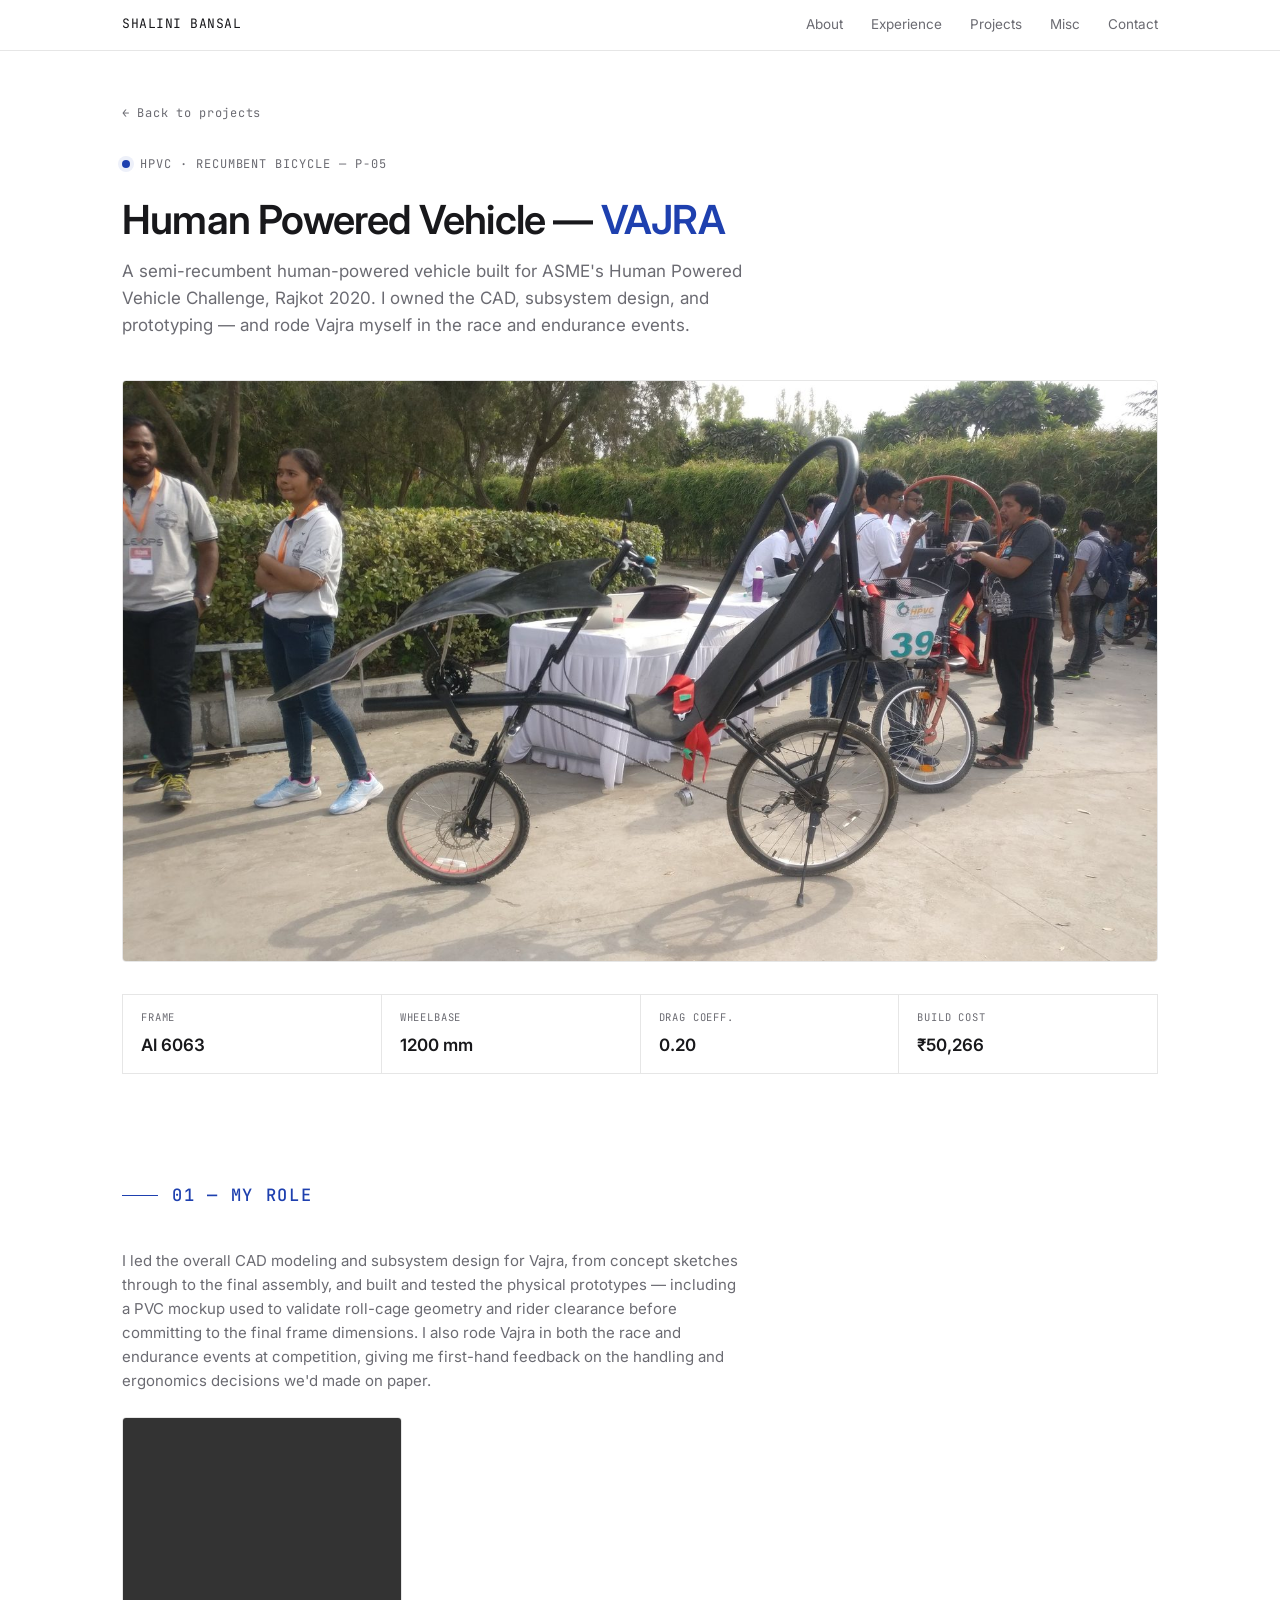
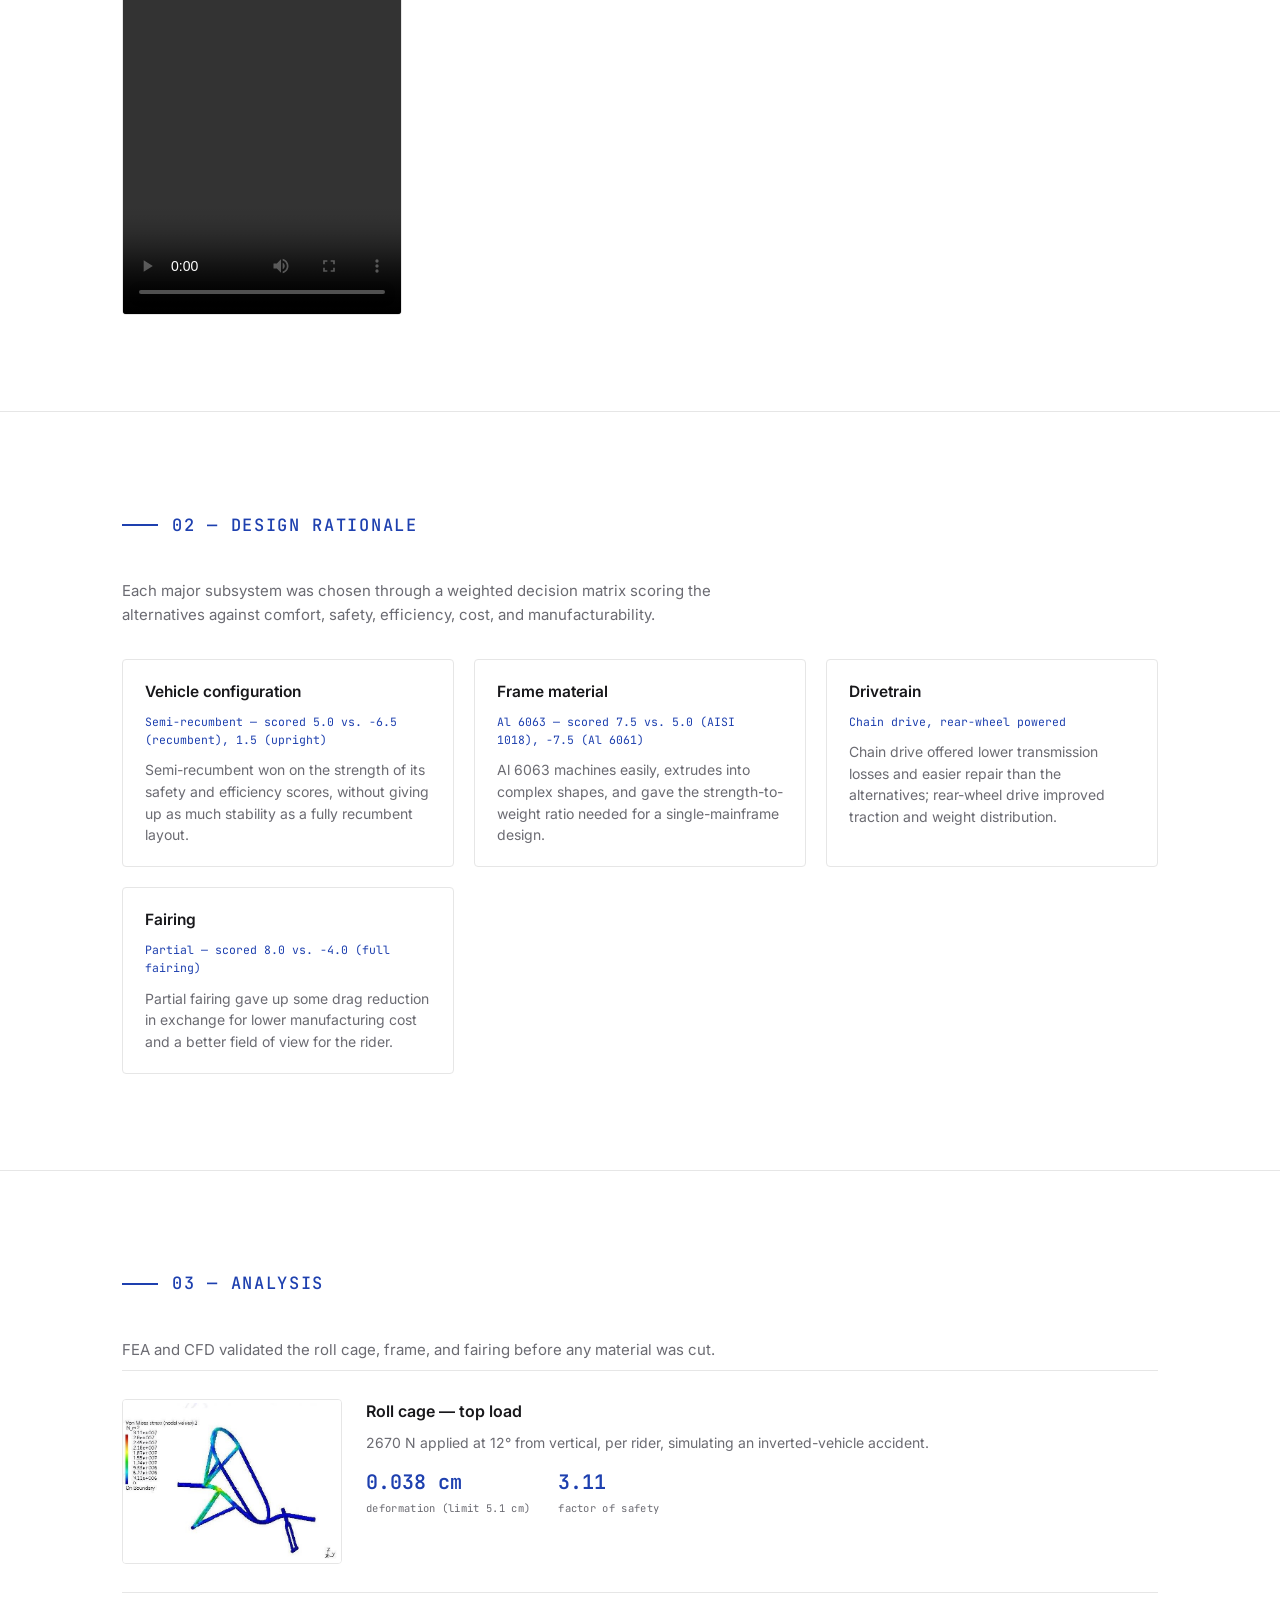
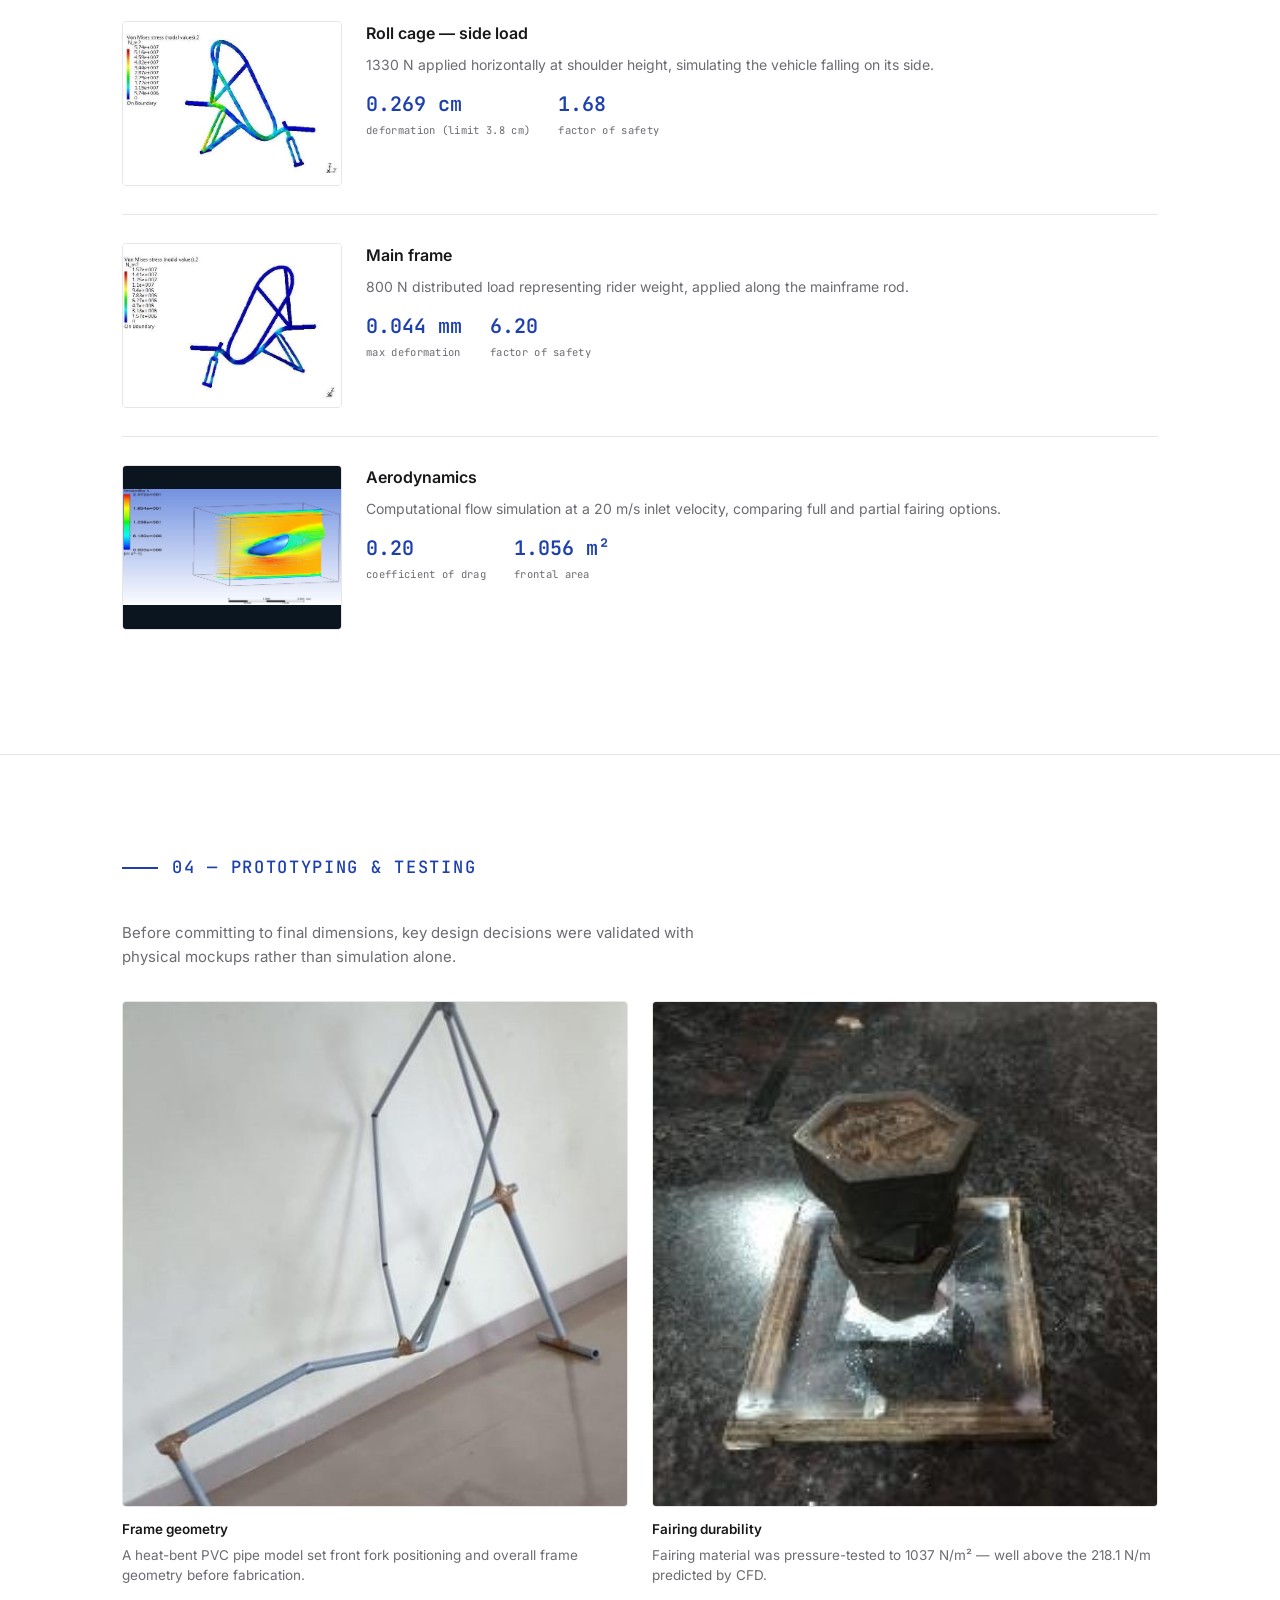
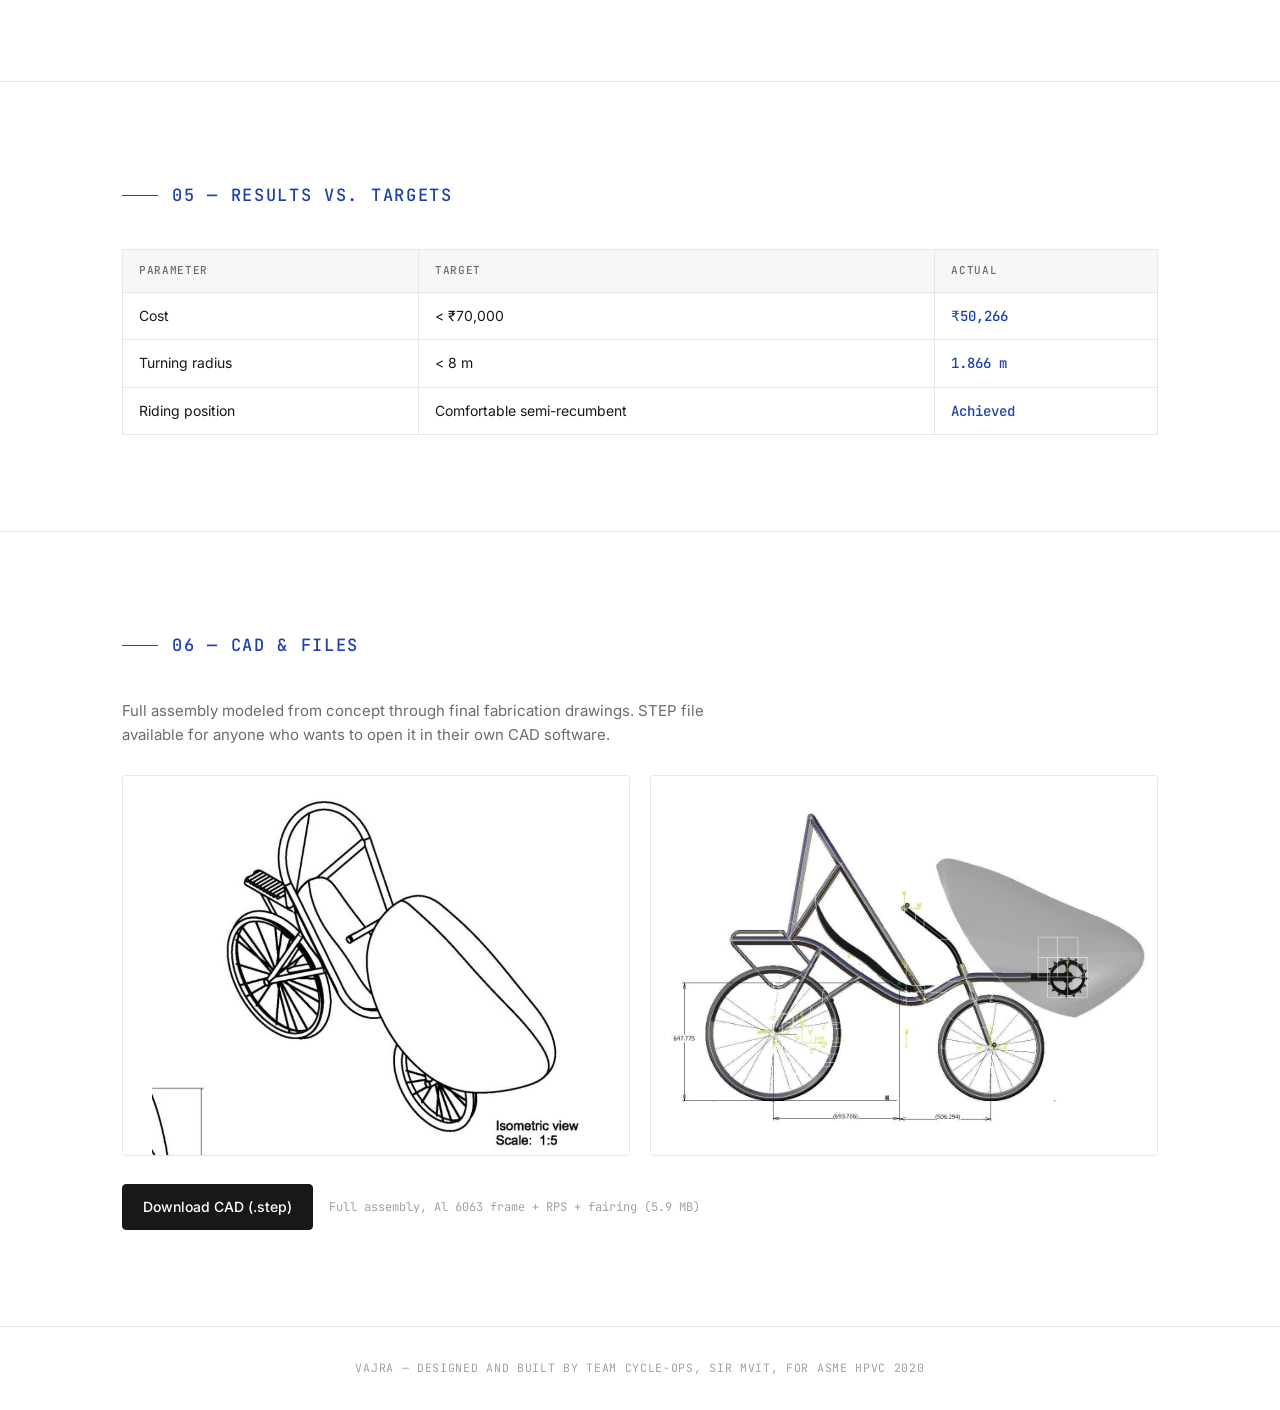
<file: projects/hpvc.html>
<!DOCTYPE html>
<html lang="en">
<head>
<meta charset="UTF-8">
<meta name="viewport" content="width=device-width, initial-scale=1.0">
<title>VAJRA — Human Powered Vehicle | Shalini Bansal</title>
<link rel="preconnect" href="https://fonts.googleapis.com">
<link rel="preconnect" href="https://fonts.gstatic.com" crossorigin>
<link rel="stylesheet" href="https://fonts.googleapis.com/css2?family=Inter:wght@400;500;600&family=JetBrains+Mono:wght@400;500&display=swap">
<link rel="stylesheet" href="../assets/styles.css">
<link rel="stylesheet" href="../assets/hpvc.css">
</head>
<body>

  <nav class="nav">
    <div class="nav-inner">
      <a href="../index.html#top" class="nav-brand">SHALINI BANSAL</a>
      <div class="nav-links">
        <a href="../index.html#about" data-mobile-hide>About</a>
        <a href="../index.html#experience" data-mobile-hide>Experience</a>
        <a href="../index.html#projects">Projects</a>
        <a href="../index.html#misc">Misc</a>
        <a href="../index.html#contact">Contact</a>
      </div>
    </div>
  </nav>

  <header class="detail-header">
    <div class="container">
      <a href="../index.html#projects" class="back-link">← Back to projects</a>

      <div class="hero-meta">HPVC · RECUMBENT BICYCLE — P-05</div>
      <h1 class="detail-title">Human Powered Vehicle — <span class="accent">VAJRA</span></h1>
      <p class="detail-tagline">
        A semi-recumbent human-powered vehicle built for ASME's Human Powered Vehicle Challenge, Rajkot 2020.
        I owned the CAD, subsystem design, and prototyping — and rode Vajra myself in the race and endurance events.
      </p>

      <div class="analysis-frame" style="aspect-ratio:16/9; margin-bottom:32px;">
        <img src="../images/vajra-hero.jpg" alt="Vajra at the ASME HPVC competition, vehicle number 39" style="width:100%;height:100%;object-fit:cover;">
      </div>

      <div class="spec-grid">
        <div class="spec-item">
          <div class="spec-label">Frame</div>
          <div class="spec-value">Al 6063</div>
        </div>
        <div class="spec-item">
          <div class="spec-label">Wheelbase</div>
          <div class="spec-value">1200 mm</div>
        </div>
        <div class="spec-item">
          <div class="spec-label">Drag coeff.</div>
          <div class="spec-value">0.20</div>
        </div>
        <div class="spec-item">
          <div class="spec-label">Build cost</div>
          <div class="spec-value">₹50,266</div>
        </div>
      </div>
    </div>
  </header>

  <main>

    <section id="role">
      <div class="container">
        <div class="section-label">01 — My role</div>
        <p style="max-width:620px; font-size:15px; color:var(--text-muted); margin-bottom:24px;">
          I led the overall CAD modeling and subsystem design for Vajra, from concept sketches through to the
          final assembly, and built and tested the physical prototypes — including a PVC mockup used to validate
          roll-cage geometry and rider clearance before committing to the final frame dimensions. I also rode Vajra
          in both the race and endurance events at competition, giving me first-hand feedback on the handling and
          ergonomics decisions we'd made on paper.
        </p>
        <div class="analysis-frame" style="aspect-ratio:9/16; max-width:280px; margin:0;">
          <video controls style="width:100%;height:100%;object-fit:cover;">
            <source src="../videos/vajra-ride.mp4" type="video/mp4">
          </video>
        </div>
      </div>
    </section>

    <section id="design">
      <div class="container">
        <div class="section-label">02 — Design rationale</div>
        <p style="max-width:620px; font-size:15px; color:var(--text-muted); margin-bottom:32px;">
          Each major subsystem was chosen through a weighted decision matrix scoring the alternatives against
          comfort, safety, efficiency, cost, and manufacturability.
        </p>

        <div class="decision-grid">
          <div class="decision-card">
            <h3>Vehicle configuration</h3>
            <span class="decision-verdict">Semi-recumbent — scored 5.0 vs. −6.5 (recumbent), 1.5 (upright)</span>
            <p>Semi-recumbent won on the strength of its safety and efficiency scores, without giving up as much stability as a fully recumbent layout.</p>
          </div>
          <div class="decision-card">
            <h3>Frame material</h3>
            <span class="decision-verdict">Al 6063 — scored 7.5 vs. 5.0 (AISI 1018), −7.5 (Al 6061)</span>
            <p>Al 6063 machines easily, extrudes into complex shapes, and gave the strength-to-weight ratio needed for a single-mainframe design.</p>
          </div>
          <div class="decision-card">
            <h3>Drivetrain</h3>
            <span class="decision-verdict">Chain drive, rear-wheel powered</span>
            <p>Chain drive offered lower transmission losses and easier repair than the alternatives; rear-wheel drive improved traction and weight distribution.</p>
          </div>
          <div class="decision-card">
            <h3>Fairing</h3>
            <span class="decision-verdict">Partial — scored 8.0 vs. −4.0 (full fairing)</span>
            <p>Partial fairing gave up some drag reduction in exchange for lower manufacturing cost and a better field of view for the rider.</p>
          </div>
        </div>
      </div>
    </section>

    <section id="analysis">
      <div class="container">
        <div class="section-label">03 — Analysis</div>
        <p style="max-width:620px; font-size:15px; color:var(--text-muted); margin-bottom:8px;">
          FEA and CFD validated the roll cage, frame, and fairing before any material was cut.
        </p>

        <div class="analysis-row">
          <div class="analysis-frame">
            <img src="../images/fea-top-load.jpg" alt="Von Mises stress plot, RPS top load case" style="width:100%;height:100%;object-fit:contain;background:#fff;">
          </div>
          <div class="analysis-body">
            <h3>Roll cage — top load</h3>
            <p>2670 N applied at 12° from vertical, per rider, simulating an inverted-vehicle accident.</p>
            <div class="stat-line">
              <div><div class="stat-value">0.038 cm</div><div class="stat-label">deformation (limit 5.1 cm)</div></div>
              <div><div class="stat-value">3.11</div><div class="stat-label">factor of safety</div></div>
            </div>
          </div>
        </div>

        <div class="analysis-row">
          <div class="analysis-frame">
            <img src="../images/fea-side-load.jpg" alt="Von Mises stress plot, RPS side load case" style="width:100%;height:100%;object-fit:contain;background:#fff;">
          </div>
          <div class="analysis-body">
            <h3>Roll cage — side load</h3>
            <p>1330 N applied horizontally at shoulder height, simulating the vehicle falling on its side.</p>
            <div class="stat-line">
              <div><div class="stat-value">0.269 cm</div><div class="stat-label">deformation (limit 3.8 cm)</div></div>
              <div><div class="stat-value">1.68</div><div class="stat-label">factor of safety</div></div>
            </div>
          </div>
        </div>

        <div class="analysis-row">
          <div class="analysis-frame">
            <img src="../images/fea-frame.jpg" alt="Von Mises stress plot, main frame under rider load" style="width:100%;height:100%;object-fit:contain;background:#fff;">
          </div>
          <div class="analysis-body">
            <h3>Main frame</h3>
            <p>800 N distributed load representing rider weight, applied along the mainframe rod.</p>
            <div class="stat-line">
              <div><div class="stat-value">0.044 mm</div><div class="stat-label">max deformation</div></div>
              <div><div class="stat-value">6.20</div><div class="stat-label">factor of safety</div></div>
            </div>
          </div>
        </div>

        <div class="analysis-row">
          <div class="analysis-frame">
            <img src="../images/cfd-velocity.jpg" alt="CFD velocity contour around the fairing" style="width:100%;height:100%;object-fit:contain;background:#0a1520;">
          </div>
          <div class="analysis-body">
            <h3>Aerodynamics</h3>
            <p>Computational flow simulation at a 20 m/s inlet velocity, comparing full and partial fairing options.</p>
            <div class="stat-line">
              <div><div class="stat-value">0.20</div><div class="stat-label">coefficient of drag</div></div>
              <div><div class="stat-value">1.056 m²</div><div class="stat-label">frontal area</div></div>
            </div>
          </div>
        </div>
      </div>
    </section>

    <section id="prototyping">
      <div class="container">
        <div class="section-label">04 — Prototyping &amp; testing</div>
        <p style="max-width:620px; font-size:15px; color:var(--text-muted); margin-bottom:32px;">
          Before committing to final dimensions, key design decisions were validated with physical mockups rather
          than simulation alone.
        </p>

        <div class="triptych">
          <div>
            <div class="analysis-frame">
              <img src="../images/test-pvc-model.jpg" alt="PVC pipe model of the vehicle frame" style="width:100%;height:100%;object-fit:cover;">
            </div>
            <h4>Frame geometry</h4>
            <p>A heat-bent PVC pipe model set front fork positioning and overall frame geometry before fabrication.</p>
          </div>
          <div>
            <div class="analysis-frame">
              <img src="../images/test-fairing-rig.jpg" alt="Wooden test frame with fairing material under pressure" style="width:100%;height:100%;object-fit:cover;">
            </div>
            <h4>Fairing durability</h4>
            <p>Fairing material was pressure-tested to 1037 N/m² — well above the 218.1 N/m predicted by CFD.</p>
          </div>
        </div>
      </div>
    </section>

    <section id="results">
      <div class="container">
        <div class="section-label">05 — Results vs. targets</div>
        <table class="results-table">
          <thead>
            <tr><th>Parameter</th><th>Target</th><th>Actual</th></tr>
          </thead>
          <tbody>
            <tr><td>Cost</td><td>&lt; ₹70,000</td><td class="actual">₹50,266</td></tr>
            <tr><td>Turning radius</td><td>&lt; 8 m</td><td class="actual">1.866 m</td></tr>
            <tr><td>Riding position</td><td>Comfortable semi-recumbent</td><td class="actual">Achieved</td></tr>
          </tbody>
        </table>
      </div>
    </section>

    <section id="cad">
      <div class="container">
        <div class="section-label">06 — CAD &amp; files</div>
        <p style="max-width:620px; font-size:15px; color:var(--text-muted); margin-bottom:28px;">
          Full assembly modeled from concept through final fabrication drawings. STEP file available for anyone
          who wants to open it in their own CAD software.
        </p>

        <div class="cad-grid">
          <div class="analysis-frame">
            <img src="../images/cad-isometric.jpg" alt="Isometric CAD line drawing of Vajra" style="width:100%;height:100%;object-fit:contain;background:#fff;">
          </div>
          <div class="analysis-frame">
            <img src="../images/cad-side-profile.jpg" alt="CAD side profile render of Vajra showing center of gravity distribution" style="width:100%;height:100%;object-fit:contain;background:#fff;">
          </div>
        </div>

        <div class="download-row">
          <a class="btn btn-primary" href="../files/vajra.step">Download CAD (.step)</a>
          <span class="filesize">Full assembly, Al 6063 frame + RPS + fairing (5.9 MB)</span>
        </div>
      </div>
    </section>

  </main>

  <div class="footer">
    VAJRA — DESIGNED AND BUILT BY TEAM CYCLE-OPS, SIR MVIT, FOR ASME HPVC 2020
  </div>

</body>
</html>
</file>
<file: assets/styles.css>
/* ============================================
   Shalini Bansal — Portfolio
   Minimal / technical / blueprint aesthetic
   ============================================ */

:root {
  --bg:           #ffffff;
  --bg-alt:       #f7f7f6;
  --bg-grid:      rgba(30, 64, 175, 0.05);
  --text:         #18181b;
  --text-muted:   #6b6b72;
  --text-soft:    #a1a1aa;
  --border:       #e6e6e6;
  --border-strong:#d4d4d8;
  --accent:       #1e40af;
  --accent-soft:  rgba(30, 64, 175, 0.08);
  --accent-line:  rgba(30, 64, 175, 0.18);
  --shadow-sm:    0 1px 2px rgba(0,0,0,0.04);
  --shadow-md:    0 4px 24px rgba(0,0,0,0.06);
  --radius:       4px;
  --max-w:        1100px;

  --font-sans: 'Inter', -apple-system, BlinkMacSystemFont, 'Segoe UI', Roboto, sans-serif;
  --font-mono: 'JetBrains Mono', 'SF Mono', Menlo, Consolas, monospace;
}

* { box-sizing: border-box; margin: 0; padding: 0; }
html { scroll-behavior: smooth; }

body {
  font-family: var(--font-sans);
  font-size: 16px;
  line-height: 1.6;
  color: var(--text);
  background: var(--bg);
  -webkit-font-smoothing: antialiased;
  -moz-osx-font-smoothing: grayscale;
}

a { color: inherit; text-decoration: none; }
a:hover { color: var(--accent); }
img { max-width: 100%; display: block; }

/* Navigation */
.nav {
  position: sticky; top: 0; z-index: 50;
  background: rgba(255, 255, 255, 0.85);
  backdrop-filter: saturate(180%) blur(10px);
  -webkit-backdrop-filter: saturate(180%) blur(10px);
  border-bottom: 1px solid var(--border);
}
.nav-inner {
  max-width: var(--max-w); margin: 0 auto;
  padding: 14px 32px;
  display: flex; align-items: center; justify-content: space-between;
}
.nav-brand {
  font-family: var(--font-mono);
  font-size: 13px; letter-spacing: 0.04em;
}
.nav-brand .dot { color: var(--accent); }
.nav-links { display: flex; gap: 28px; font-size: 13.5px; color: var(--text-muted); }
.nav-links a { transition: color 0.15s ease; }
.nav-links a:hover { color: var(--text); }

@media (max-width: 640px) {
  .nav-inner { padding: 12px 20px; }
  .nav-links { gap: 16px; font-size: 12.5px; }
  .nav-links a[data-mobile-hide] { display: none; }
}

/* Layout */
.container { max-width: var(--max-w); margin: 0 auto; padding: 0 32px; }

section { padding: 96px 0; border-bottom: 1px solid var(--border); }
section:last-of-type { border-bottom: 0; }

@media (max-width: 640px) {
  section { padding: 64px 0; }
  .container { padding: 0 20px; }
}

.section-label {
  font-family: var(--font-mono);
  font-size: 17px; letter-spacing: 0.1em;
  text-transform: uppercase; color: var(--accent);
  font-weight: 500;
  margin-bottom: 40px;
  display: inline-flex; align-items: center; gap: 14px;
}
.section-label::before {
  content: ""; display: inline-block;
  width: 36px; height: 1.5px; background: var(--accent);
}

.section-title {
  font-size: 32px; font-weight: 600;
  letter-spacing: -0.02em; margin-bottom: 48px;
}

/* Hero */
.hero { padding: 96px 0 80px; position: relative; overflow: hidden; }
.hero::before {
  content: ""; position: absolute; inset: 0;
  background:
    repeating-linear-gradient(0deg, transparent 0 31px, var(--bg-grid) 31px 32px),
    repeating-linear-gradient(90deg, transparent 0 31px, var(--bg-grid) 31px 32px);
  pointer-events: none;
  mask-image: linear-gradient(180deg, black 0%, transparent 90%);
  -webkit-mask-image: linear-gradient(180deg, black 0%, transparent 90%);
}
.hero-inner {
  position: relative;
  display: grid; grid-template-columns: 1fr 220px;
  gap: 56px; align-items: center;
}
@media (max-width: 720px) {
  .hero-inner { grid-template-columns: 1fr; gap: 32px; }
  .hero { padding: 64px 0 56px; }
}

.hero-meta {
  font-family: var(--font-mono);
  font-size: 12px; letter-spacing: 0.08em;
  color: var(--text-muted);
  margin-bottom: 24px;
  display: flex; align-items: center; gap: 10px;
}
.hero-meta::before {
  content: ""; width: 8px; height: 8px;
  border-radius: 50%; background: var(--accent);
  box-shadow: 0 0 0 4px var(--accent-soft);
}
.hero h1 {
  font-size: clamp(28px, 4vw, 48px);
  font-weight: 600; letter-spacing: -0.03em;
  line-height: 1.05; margin-bottom: 16px;
}
.hero h1 .accent { color: var(--accent); }
.hero .tagline {
  font-size: 18px; color: var(--text-muted);
  max-width: 520px; margin-bottom: 32px;
}
.hero-cta { display: flex; gap: 12px; flex-wrap: wrap; }

.btn {
  display: inline-flex; align-items: center; gap: 8px;
  padding: 11px 20px;
  font-size: 14px; font-weight: 500;
  border-radius: var(--radius);
  border: 1px solid var(--border-strong);
  background: var(--bg); color: var(--text);
  cursor: pointer; font-family: inherit;
  transition: all 0.15s ease;
}
.btn:hover { border-color: var(--text); transform: translateY(-1px); }
.btn-primary { background: var(--text); color: var(--bg); border-color: var(--text); }
.btn-primary:hover { background: var(--accent); border-color: var(--accent); color: var(--bg); }
.btn .icon { width: 14px; height: 14px; }

.hero-photo {
  position: relative;
  width: 220px; height: 220px;
  border-radius: var(--radius); overflow: hidden;
  border: 1px solid var(--border-strong);
  background: var(--bg-alt);
  justify-self: end;
}
.hero-photo img, .hero-photo svg { width: 100%; height: 100%; object-fit: cover; display: block; }
.hero-photo::after {
  content: attr(data-caption);
  position: absolute; bottom: 8px; left: 10px;
  font-family: var(--font-mono);
  font-size: 10px; letter-spacing: 0.08em;
  color: var(--text-muted); text-transform: uppercase;
}
@media (max-width: 720px) {
  .hero-photo { justify-self: start; width: 160px; height: 160px; }
}

/* About */
.about-grid {
  display: grid; grid-template-columns: 1fr 1fr;
  gap: 56px; align-items: start;
}
@media (max-width: 720px) {
  .about-grid { grid-template-columns: 1fr; gap: 32px; }
}
.about-body p {
  font-size: 17px; color: var(--text);
  margin-bottom: 16px; line-height: 1.65;
  text-align: justify;
  text-justify: inter-word;
  hyphens: auto;
}
.about-body p:last-child { margin-bottom: 0; }
.about-body .muted { color: var(--text-muted); }

.about-side { border-left: 1px solid var(--border); padding-left: 28px; }
.about-side dl {
  display: grid; grid-template-columns: max-content 1fr;
  column-gap: 20px; row-gap: 10px;
  font-size: 14px;
}
.about-side dt {
  font-family: var(--font-mono);
  font-size: 11.5px; letter-spacing: 0.06em;
  text-transform: uppercase; color: var(--text-muted);
  padding-top: 2px;
}
.about-side dd { color: var(--text); }

/* Experience timeline */
.timeline { position: relative; padding-left: 28px; list-style: none; }
.timeline::before {
  content: ""; position: absolute;
  left: 8px; top: 8px; bottom: 8px;
  width: 1px; background: var(--border-strong);
}
.timeline-item { position: relative; padding: 0 0 48px 0; }
.timeline-item:last-child { padding-bottom: 0; }
.timeline-item::before {
  content: ""; position: absolute;
  left: -24px; top: 8px;
  width: 9px; height: 9px;
  background: var(--bg);
  border: 1.5px solid var(--accent);
  border-radius: 50%;
}
.timeline-item.current::before {
  background: var(--accent);
  box-shadow: 0 0 0 4px var(--accent-soft);
}
.timeline-head {
  display: flex; justify-content: space-between;
  align-items: baseline; gap: 16px;
  flex-wrap: wrap; margin-bottom: 4px;
}
.timeline-role { font-size: 17px; font-weight: 600; }
.timeline-dates {
  font-family: var(--font-mono);
  font-size: 12px; color: var(--text-muted);
  letter-spacing: 0.04em; white-space: nowrap;
}
.timeline-org { font-size: 14px; color: var(--text-muted); margin-bottom: 12px; }
.timeline-org .org-name { color: var(--text); font-weight: 500; }
.timeline-bullets { list-style: none; display: grid; gap: 8px; }
.timeline-bullets li {
  position: relative; padding-left: 18px;
  font-size: 14.5px; line-height: 1.55;
}
.timeline-bullets li::before {
  content: ""; position: absolute;
  left: 0; top: 11px;
  width: 8px; height: 1px;
  background: var(--border-strong);
}

/* Education */
.edu-grid { display: grid; gap: 16px; }
.edu-card {
  display: grid; grid-template-columns: 1fr auto;
  gap: 16px; padding: 20px 24px;
  border: 1px solid var(--border);
  border-radius: var(--radius);
  background: var(--bg);
  transition: border-color 0.15s ease, transform 0.15s ease;
}
.edu-card:hover { border-color: var(--border-strong); transform: translateY(-1px); }
.edu-degree { font-size: 15.5px; font-weight: 600; margin-bottom: 4px; }
.edu-school { font-size: 14px; color: var(--text-muted); }
.edu-dates {
  font-family: var(--font-mono);
  font-size: 12px; color: var(--text-muted);
  text-align: right; white-space: nowrap;
  align-self: start; padding-top: 2px;
}
@media (max-width: 480px) {
  .edu-card { grid-template-columns: 1fr; }
  .edu-dates { text-align: left; }
}

/* Skills */
.skills-grid {
  display: grid;
  grid-template-columns: repeat(auto-fit, minmax(260px, 1fr));
  gap: 32px;
}
.skill-group h3 {
  font-family: var(--font-mono);
  font-size: 11.5px; letter-spacing: 0.1em;
  text-transform: uppercase; color: var(--text-muted);
  margin-bottom: 16px; padding-bottom: 10px;
  border-bottom: 1px solid var(--border);
}
.skill-list { display: flex; flex-wrap: wrap; gap: 8px; }
.skill-chip {
  display: inline-block;
  padding: 6px 12px;
  font-size: 13px;
  border: 1px solid var(--border);
  border-radius: 999px;
  background: var(--bg);
  transition: all 0.15s ease;
}
.skill-chip:hover {
  border-color: var(--accent-line);
  background: var(--accent-soft);
  color: var(--accent);
}

/* Projects */
.projects-intro {
  margin-top: -36px;
  margin-bottom: 48px;
  max-width: 600px;
  font-size: 15px;
  color: var(--text-muted);
}
.projects-grid {
  display: grid;
  grid-template-columns: repeat(auto-fit, minmax(320px, 1fr));
  gap: 24px;
}
.project-card {
  border: 1px solid var(--border);
  border-radius: var(--radius);
  background: var(--bg);
  overflow: hidden;
  display: flex; flex-direction: column;
  transition: border-color 0.15s ease, transform 0.15s ease, box-shadow 0.15s ease;
}
.project-card:hover {
  border-color: var(--border-strong);
  transform: translateY(-2px);
  box-shadow: var(--shadow-md);
}
.viewer-frame {
  position: relative;
  aspect-ratio: 4 / 3;
  background: radial-gradient(ellipse at center, #fafafa 0%, #ececec 100%);
  overflow: hidden;
  border-bottom: 1px solid var(--border);
  cursor: grab;
}
.viewer-frame:active { cursor: grabbing; }
.viewer-frame canvas { display: block; width: 100% !important; height: 100% !important; }
.viewer-frame .viewer-label {
  position: absolute; top: 10px; left: 12px;
  font-family: var(--font-mono);
  font-size: 10px; letter-spacing: 0.1em;
  text-transform: uppercase; color: var(--text-muted);
  background: rgba(255, 255, 255, 0.7);
  backdrop-filter: blur(4px);
  padding: 4px 8px;
  border-radius: 3px;
  border: 1px solid var(--border);
  pointer-events: none;
}
.viewer-frame .viewer-loading {
  position: absolute; inset: 0;
  display: flex; align-items: center; justify-content: center;
  font-family: var(--font-mono);
  font-size: 11px; color: var(--text-muted);
  letter-spacing: 0.08em; text-transform: uppercase;
  pointer-events: none;
  transition: opacity 0.3s ease;
}
.viewer-frame.loaded .viewer-loading { opacity: 0; }
.viewer-frame .viewer-error {
  position: absolute; inset: 0;
  display: none; align-items: center; justify-content: center;
  flex-direction: column; gap: 8px;
  font-family: var(--font-mono);
  font-size: 11px; color: var(--text-muted);
  padding: 16px; text-align: center;
}
.viewer-frame.errored .viewer-loading { display: none; }
.viewer-frame.errored .viewer-error { display: flex; }
.viewer-frame .viewer-controls {
  position: absolute; bottom: 10px; right: 10px;
  display: flex; gap: 6px;
}
.viewer-btn {
  width: 30px; height: 30px; padding: 0;
  display: inline-flex; align-items: center; justify-content: center;
  border-radius: 4px;
  background: rgba(255, 255, 255, 0.85);
  border: 1px solid var(--border);
  cursor: pointer; color: var(--text-muted);
  transition: all 0.15s ease;
}
.viewer-btn:hover { color: var(--accent); border-color: var(--accent-line); }
.viewer-btn.active { color: var(--accent); border-color: var(--accent-line); background: var(--accent-soft); }
.viewer-btn svg { width: 14px; height: 14px; }

.project-body {
  padding: 20px 22px 24px;
  display: flex; flex-direction: column;
  gap: 12px; flex: 1;
}
.project-title {
  font-size: 16px; font-weight: 600;
  display: flex; justify-content: space-between;
  align-items: baseline; gap: 12px;
}
.project-num {
  font-family: var(--font-mono);
  font-size: 11px; color: var(--text-soft);
  letter-spacing: 0.06em;
}
.project-desc {
  font-size: 14px; color: var(--text-muted);
  line-height: 1.55;
}
ul.project-desc {
  padding-left: 1.1rem;
  list-style: disc;
}
ul.project-desc li {
  margin-bottom: 4px;
}
.project-tools {
  display: flex; flex-wrap: wrap; gap: 6px;
  margin-top: auto; padding-top: 4px;
}
.project-tool {
  font-family: var(--font-mono);
  font-size: 11px; padding: 3px 8px;
  background: var(--bg-alt);
  border: 1px solid var(--border);
  border-radius: 3px;
  color: var(--text-muted);
}

/* Contact */
.contact-grid {
  display: grid; grid-template-columns: 1fr 1fr;
  gap: 56px; align-items: start;
}
@media (max-width: 720px) {
  .contact-grid { grid-template-columns: 1fr; gap: 32px; }
}
.contact-lede {
  font-size: 22px; font-weight: 500;
  letter-spacing: -0.01em; margin-bottom: 12px;
  line-height: 1.4;
}
.contact-sub { font-size: 15px; color: var(--text-muted); max-width: 380px; }
.contact-links {
  display: grid; gap: 1px;
  background: var(--border);
  border: 1px solid var(--border);
  border-radius: var(--radius);
  overflow: hidden;
}
.contact-link {
  display: grid; grid-template-columns: 100px 1fr auto;
  align-items: center; gap: 16px;
  padding: 16px 20px;
  background: var(--bg);
  transition: background 0.15s ease;
}
.contact-link:hover { background: var(--bg-alt); }
.contact-link .label {
  font-family: var(--font-mono);
  font-size: 11px; letter-spacing: 0.1em;
  text-transform: uppercase; color: var(--text-muted);
}
.contact-link .value { font-size: 14.5px; }
.contact-link .arrow {
  font-family: var(--font-mono);
  font-size: 14px; color: var(--text-soft);
  transition: transform 0.15s ease, color 0.15s ease;
}
.contact-link:hover .arrow { transform: translateX(3px); color: var(--accent); }

/* Footer */
.footer {
  padding: 32px 0;
  text-align: center;
  font-family: var(--font-mono);
  font-size: 11.5px;
  color: var(--text-soft);
  letter-spacing: 0.06em;
  border-top: 1px solid var(--border);
}

/* Utilities */
.mono { font-family: var(--font-mono); }
.muted { color: var(--text-muted); }


/* Stacked items inside about-side dd (Education / Focus) */
.about-side dd > div {
  display: block;
  line-height: 1.55;
  padding: 2px 0;
}
.about-side dd > div + div {
  border-top: 1px dashed var(--border);
}

/* Link from a project card to its full detail page */
.project-link {
  font-family: var(--font-mono);
  font-size: 12px; letter-spacing: 0.04em;
  color: var(--accent);
  margin-top: 4px;
  display: inline-flex; align-items: center; gap: 6px;
  transition: gap 0.15s ease;
}
.project-link:hover { gap: 10px; }

/* Machined-part photo toggle inside the 3D viewer frame — supports multiple photos per card, cycled by the button */
.viewer-photo {
  position: absolute;
  inset: 0;
  width: 100%;
  height: 100%;
  object-fit: cover;
  opacity: 0;
  pointer-events: none;
  transition: opacity 0.25s ease;
}
.viewer-photo.active {
  opacity: 1;
  pointer-events: auto;
}
/* Belt-and-suspenders: guarantee the photo stays hidden unless the frame is
   explicitly in show-photo state, regardless of any stray .active class. */
.viewer-frame:not(.show-photo) .viewer-photo {
  opacity: 0 !important;
  pointer-events: none !important;
}
.viewer-frame.show-photo canvas {
  opacity: 0;
  transition: opacity 0.25s ease;
}
.viewer-photo-count {
  position: absolute;
  bottom: 10px; left: 12px;
  font-family: var(--font-mono);
  font-size: 10px; letter-spacing: 0.06em;
  color: var(--text-muted);
  background: rgba(255,255,255,0.7);
  backdrop-filter: blur(4px);
  padding: 3px 7px;
  border-radius: 3px;
  border: 1px solid var(--border);
  opacity: 0;
  pointer-events: none;
  transition: opacity 0.25s ease;
}
.viewer-frame.show-photo .viewer-photo-count {
  opacity: 1;
}
</file>
<file: assets/hpvc.css>
/* ============================================
   HPVC project detail page
   Extends styles.css — same tokens, new components
   ============================================ */

.back-link {
  display: inline-flex; align-items: center; gap: 8px;
  font-family: var(--font-mono);
  font-size: 12px; letter-spacing: 0.06em;
  color: var(--text-muted);
  margin-bottom: 32px;
}
.back-link:hover { color: var(--accent); }

.detail-header { padding: 48px 0 0; }

.detail-title {
  font-size: clamp(26px, 4vw, 40px);
  font-weight: 600; letter-spacing: -0.02em;
  line-height: 1.1; margin-bottom: 16px;
}
.detail-title .accent { color: var(--accent); }

.detail-tagline {
  font-size: 17px; color: var(--text-muted);
  max-width: 620px; margin-bottom: 40px;
}

.spec-grid {
  display: grid;
  grid-template-columns: repeat(auto-fit, minmax(140px, 1fr));
  border-top: 1px solid var(--border);
  border-left: 1px solid var(--border);
  margin-bottom: 8px;
}
.spec-item {
  border-right: 1px solid var(--border);
  border-bottom: 1px solid var(--border);
  padding: 14px 18px;
}
.spec-label {
  font-family: var(--font-mono);
  font-size: 10.5px; letter-spacing: 0.08em;
  text-transform: uppercase; color: var(--text-muted);
  margin-bottom: 6px;
}
.spec-value { font-size: 17px; font-weight: 600; }

/* Decision rationale cards */
.decision-grid {
  display: grid;
  grid-template-columns: repeat(auto-fit, minmax(280px, 1fr));
  gap: 20px;
}
.decision-card {
  border: 1px solid var(--border);
  border-radius: var(--radius);
  padding: 20px 22px;
  background: var(--bg);
}
.decision-card h3 { font-size: 15.5px; font-weight: 600; margin-bottom: 8px; }
.decision-verdict {
  display: block;
  font-family: var(--font-mono);
  font-size: 11.5px; color: var(--accent);
  margin-bottom: 10px;
}
.decision-card p { font-size: 14px; color: var(--text-muted); line-height: 1.55; }

/* Analysis rows */
.analysis-row {
  display: grid;
  grid-template-columns: 220px 1fr;
  gap: 24px;
  padding: 28px 0;
  border-top: 1px solid var(--border);
}
.analysis-row:first-of-type { border-top: none; padding-top: 0; }
@media (max-width: 640px) {
  .analysis-row { grid-template-columns: 1fr; }
}

.analysis-frame {
  aspect-ratio: 4 / 3;
  background: radial-gradient(ellipse at center, #fafafa 0%, #ececec 100%);
  border: 1px solid var(--border);
  border-radius: var(--radius);
  display: flex; align-items: center; justify-content: center;
  position: relative;
  overflow: hidden;
}
.analysis-frame .placeholder-label {
  font-family: var(--font-mono);
  font-size: 11px; color: var(--text-muted);
  text-align: center; padding: 0 14px;
  letter-spacing: 0.02em;
}

.analysis-body h3 { font-size: 16px; font-weight: 600; margin-bottom: 8px; }
.analysis-body p { font-size: 14px; color: var(--text-muted); line-height: 1.55; margin-bottom: 12px; }

.stat-line { display: flex; gap: 28px; flex-wrap: wrap; }
.stat-value {
  font-family: var(--font-mono);
  font-size: 20px; font-weight: 600; color: var(--accent);
}
.stat-label {
  font-family: var(--font-mono);
  font-size: 10.5px; color: var(--text-muted);
  letter-spacing: 0.03em; margin-top: 2px;
}

/* Prototyping triptych */
.triptych {
  display: grid;
  grid-template-columns: repeat(auto-fit, minmax(220px, 1fr));
  gap: 24px;
}
.triptych .analysis-frame { aspect-ratio: 1 / 1; margin-bottom: 12px; }
.triptych h4 { font-size: 13.5px; font-weight: 600; margin-bottom: 4px; }
.triptych p { font-size: 13.5px; color: var(--text-muted); line-height: 1.5; }

/* Results table */
.results-table {
  width: 100%;
  border-collapse: collapse;
  font-size: 14px;
}
.results-table th, .results-table td {
  text-align: left;
  padding: 12px 16px;
  border: 1px solid var(--border);
}
.results-table thead th {
  font-family: var(--font-mono);
  font-size: 11px; letter-spacing: 0.06em;
  text-transform: uppercase; color: var(--text-muted);
  background: var(--bg-alt);
  font-weight: 500;
}
.results-table td.actual { font-family: var(--font-mono); color: var(--accent); font-weight: 500; }

/* CAD section */
.cad-grid {
  display: grid;
  grid-template-columns: repeat(auto-fit, minmax(260px, 1fr));
  gap: 20px;
  margin-bottom: 28px;
}
.download-row {
  display: flex; align-items: center; gap: 16px; flex-wrap: wrap;
}
.filesize {
  font-family: var(--font-mono);
  font-size: 12px; color: var(--text-soft);
}
</file>
